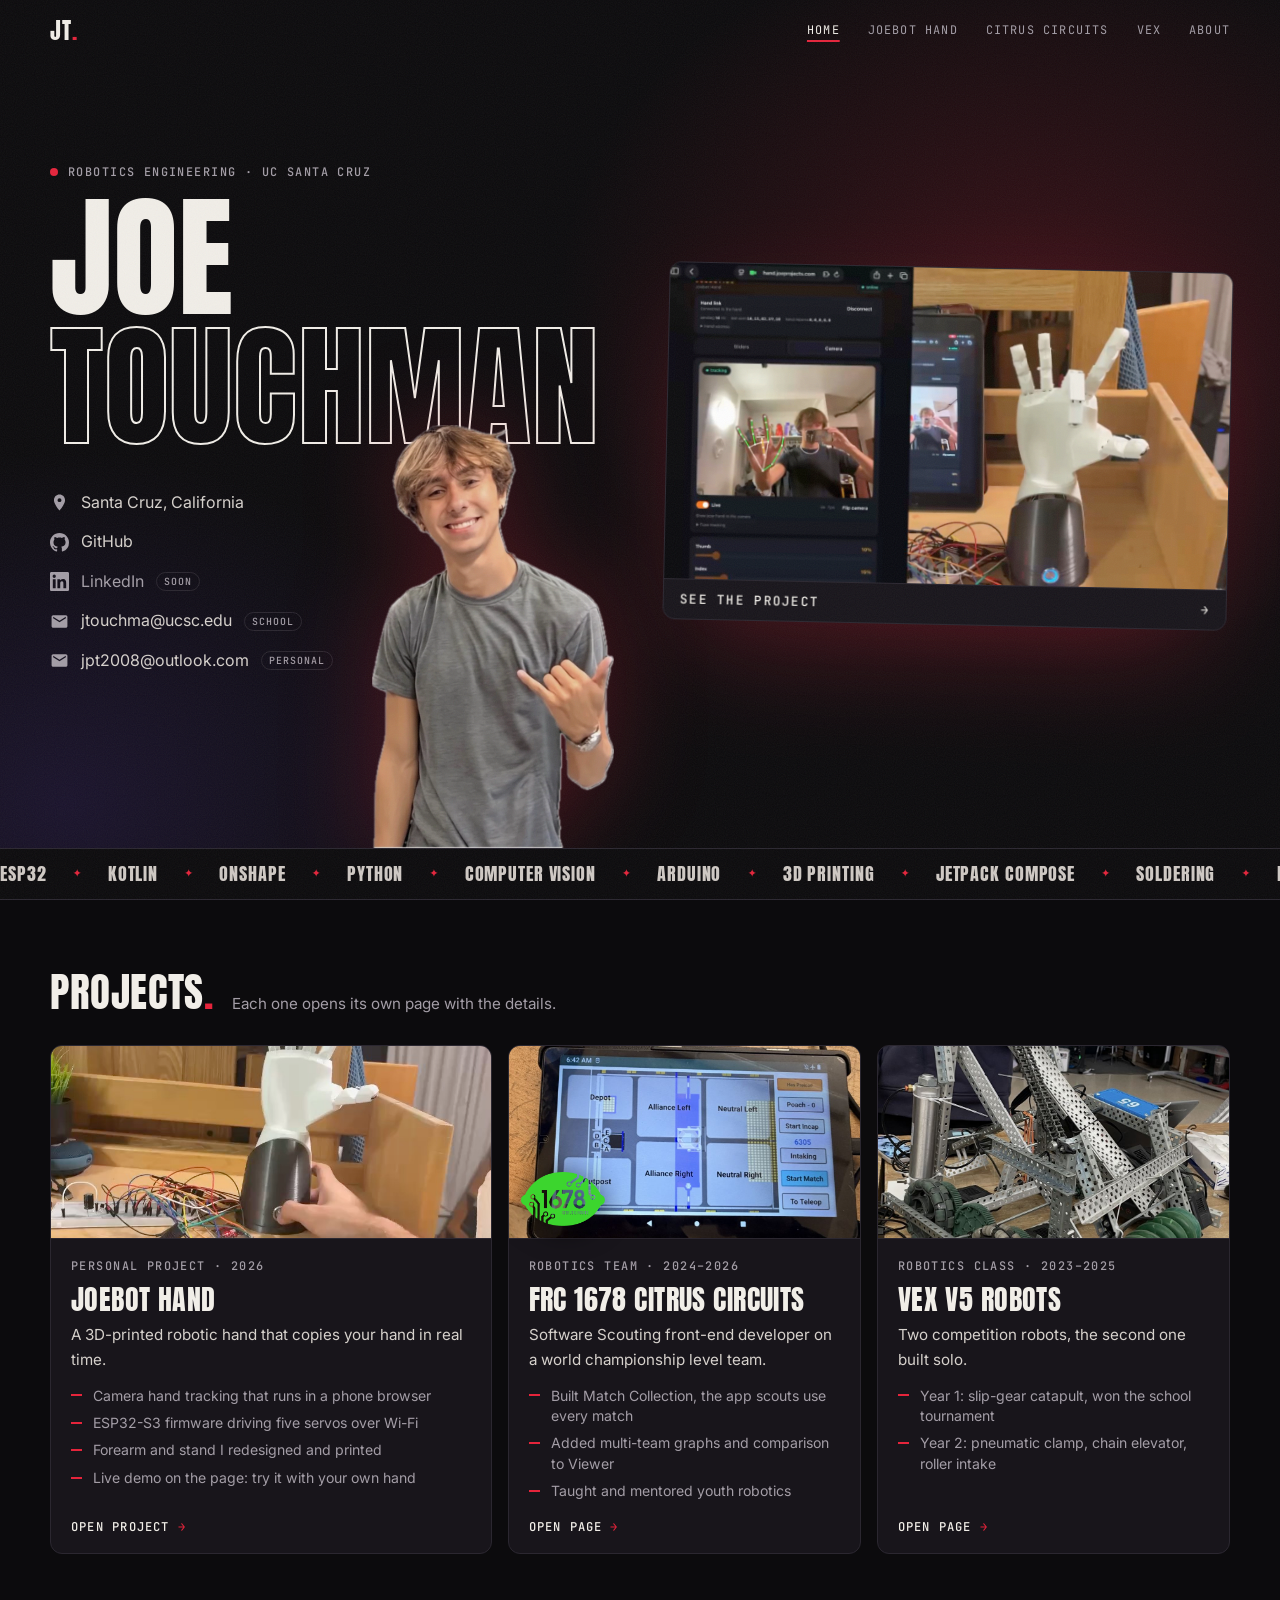
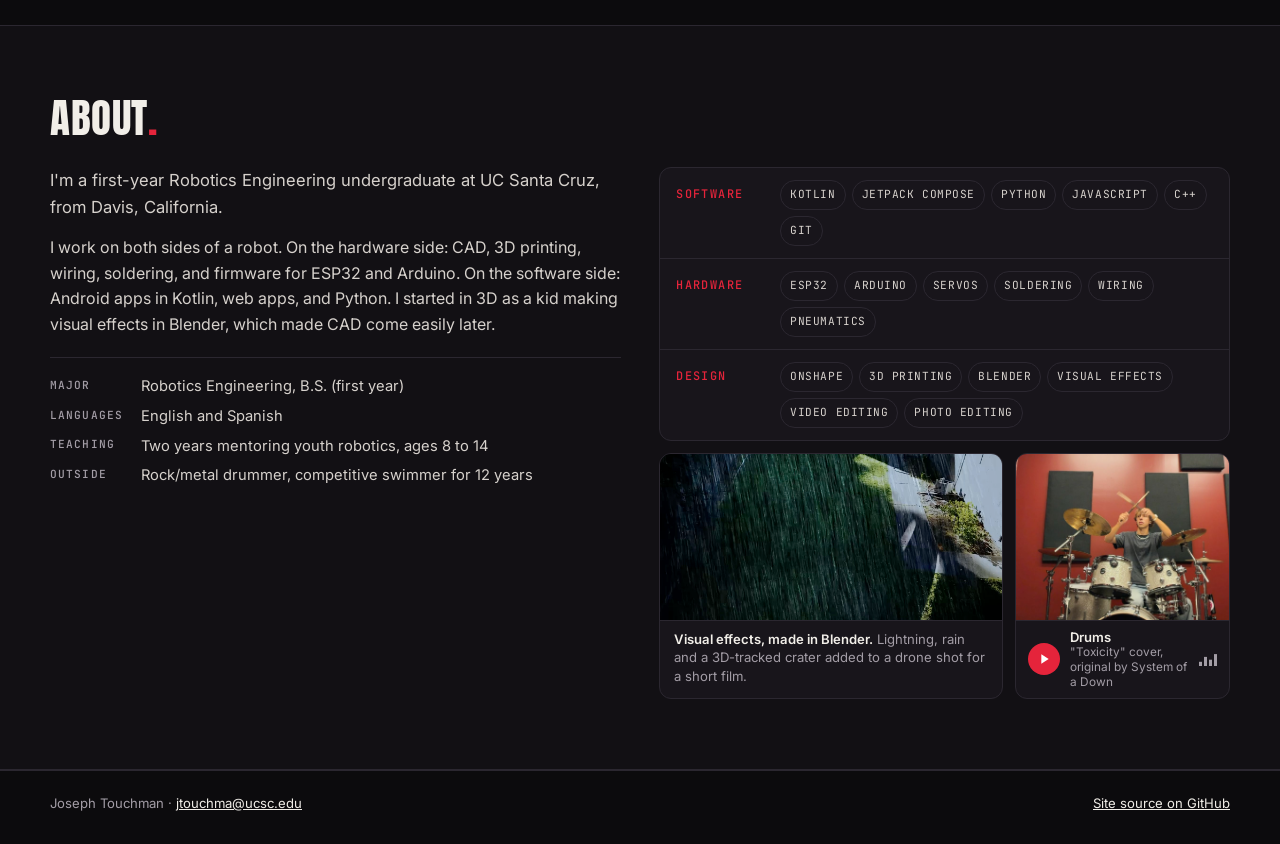
<file: index.html>
<!doctype html>
<html lang="en">
<head>
  <meta charset="utf-8">
  <meta name="viewport" content="width=device-width, initial-scale=1">
  <title>Joe Touchman · Robotics</title>
  <meta name="description" content="Joe Touchman is a Robotics Engineering student at UC Santa Cruz. Projects: a robotic hand that copies yours in real time, scouting software for FRC Team 1678 Citrus Circuits, and VEX V5 robots.">
  <link rel="canonical" href="https://joetouchman.com/">
  <meta property="og:type" content="website">
  <meta property="og:title" content="Joe Touchman · Robotics">
  <meta property="og:description" content="Robotics Engineering at UC Santa Cruz. Robotic hand, FRC 1678 scouting software, VEX V5 robots.">
  <meta property="og:url" content="https://joetouchman.com/">
  <meta property="og:image" content="https://joetouchman.com/assets/img/og.jpg">
  <meta name="twitter:card" content="summary_large_image">
  <meta name="theme-color" content="#0c0b0d">
  <link rel="icon" href="data:image/svg+xml,%3Csvg xmlns='http://www.w3.org/2000/svg' viewBox='0 0 64 64'%3E%3Crect width='64' height='64' rx='12' fill='%230c0b0d'/%3E%3Ctext x='32' y='44' font-family='Impact,Arial Black,sans-serif' font-size='34' text-anchor='middle' fill='%23f1eee8'%3EJT%3C/text%3E%3Crect x='12' y='52' width='40' height='4' fill='%23e5243b'/%3E%3C/svg%3E">
  <link rel="preconnect" href="https://fonts.googleapis.com">
  <link rel="preconnect" href="https://fonts.gstatic.com" crossorigin>
  <link href="https://fonts.googleapis.com/css2?family=Anton&family=Inter:wght@400;500;600&family=JetBrains+Mono:wght@400;500&display=swap" rel="stylesheet">
  <link rel="stylesheet" href="css/style.css">
</head>
<body>
  <a class="skip" href="#projects">Skip to projects</a>

  <header class="nav" id="nav">
    <a class="nav__logo" href="index.html" aria-label="Joe Touchman, home">JT<span>.</span></a>
    <button class="nav__toggle" type="button" aria-expanded="false" aria-controls="navLinks" aria-label="Open menu"><span></span><span></span><span></span></button>
    <nav class="nav__links" id="navLinks" aria-label="Pages">
      <a href="index.html" class="is-active">Home</a>
      <a href="hand.html">Joebot Hand</a>
      <a href="citrus.html">Citrus Circuits</a>
      <a href="vex.html">VEX</a>
      <a href="#about">About</a>
    </nav>
  </header>

  <main id="top">

    <!-- ============ HERO ============ -->
    <section class="hero">
      <div class="hero__glow" aria-hidden="true"></div>
      <div class="wrap hero__grid">
        <div class="hero__text">
          <p class="eyebrow"><span class="dot"></span>Robotics Engineering · UC Santa Cruz</p>
          <h1 class="hero__name">
            <span class="line"><span>Joe</span></span>
            <span class="line line--outline"><span>Touchman</span></span>
          </h1>

          <div class="hero__lower">
            <ul class="contacts" aria-label="Contact">
              <li><span class="c">
                <svg viewBox="0 0 24 24" aria-hidden="true"><path d="M12 2C8.13 2 5 5.13 5 9c0 5.25 7 13 7 13s7-7.75 7-13c0-3.87-3.13-7-7-7zm0 9.5a2.5 2.5 0 0 1 0-5 2.5 2.5 0 0 1 0 5z"/></svg>
                Santa Cruz, California</span></li>
              <li><a class="c" href="https://github.com/JoeTouchman" target="_blank" rel="noopener">
                <svg viewBox="0 0 16 16" aria-hidden="true"><path d="M8 0C3.58 0 0 3.58 0 8c0 3.54 2.29 6.53 5.47 7.59.4.07.55-.17.55-.38 0-.19-.01-.82-.01-1.49-2.01.37-2.53-.49-2.69-.94-.09-.23-.48-.94-.82-1.13-.28-.15-.68-.52-.01-.53.63-.01 1.08.58 1.23.82.72 1.21 1.87.87 2.33.66.07-.52.28-.87.51-1.07-1.78-.2-3.64-.89-3.64-3.95 0-.87.31-1.59.82-2.15-.08-.2-.36-1.02.08-2.12 0 0 .67-.21 2.2.82.64-.18 1.32-.27 2-.27s1.36.09 2 .27c1.53-1.04 2.2-.82 2.2-.82.44 1.1.16 1.92.08 2.12.51.56.82 1.27.82 2.15 0 3.07-1.87 3.75-3.65 3.95.29.25.54.73.54 1.48 0 1.07-.01 1.93-.01 2.2 0 .21.15.46.55.38A8.01 8.01 0 0 0 16 8c0-4.42-3.58-8-8-8z"/></svg>
                GitHub</a></li>
              <!-- TODO(Joe): when the LinkedIn profile exists, turn this <span> into
                   <a class="c" href="https://www.linkedin.com/in/..." target="_blank" rel="noopener"> and delete the <small>. -->
              <li><span class="c c--todo" title="Coming soon">
                <svg viewBox="0 0 24 24" aria-hidden="true"><path d="M20.45 20.45h-3.55v-5.57c0-1.33-.03-3.04-1.85-3.04-1.85 0-2.14 1.45-2.14 2.94v5.67H9.35V9h3.41v1.56h.05c.48-.9 1.64-1.85 3.37-1.85 3.6 0 4.27 2.37 4.27 5.46v6.28zM5.34 7.43a2.06 2.06 0 1 1 0-4.13 2.06 2.06 0 0 1 0 4.13zm1.78 13.02H3.56V9h3.56v11.45zM22.22 0H1.77C.79 0 0 .77 0 1.73v20.54C0 23.23.79 24 1.77 24h20.45c.98 0 1.78-.77 1.78-1.73V1.73C24 .77 23.2 0 22.22 0z"/></svg>
                LinkedIn <small>soon</small></span></li>
              <li><a class="c" href="mailto:jtouchma@ucsc.edu">
                <svg viewBox="0 0 24 24" aria-hidden="true"><path d="M20 4H4c-1.1 0-2 .9-2 2v12c0 1.1.9 2 2 2h16c1.1 0 2-.9 2-2V6c0-1.1-.9-2-2-2zm0 4-8 5-8-5V6l8 5 8-5v2z"/></svg>
                jtouchma@ucsc.edu <small>school</small></a></li>
              <li><a class="c" href="mailto:jpt2008@outlook.com">
                <svg viewBox="0 0 24 24" aria-hidden="true"><path d="M20 4H4c-1.1 0-2 .9-2 2v12c0 1.1.9 2 2 2h16c1.1 0 2-.9 2-2V6c0-1.1-.9-2-2-2zm0 4-8 5-8-5V6l8 5 8-5v2z"/></svg>
                jpt2008@outlook.com <small>personal</small></a></li>
            </ul>
            <figure class="hero__portrait">
              <img src="assets/img/portrait-cutout.webp" width="574" height="1000" alt="Joe Touchman, smiling.">
            </figure>
          </div>
        </div>

        <figure class="hero__media frame">
          <video class="loop" autoplay muted loop playsinline preload="auto" poster="assets/video/hand-hero.jpg"
                 aria-label="Left: a phone app tracking my hand through its camera. Right: the robotic hand copying the same pose.">
            <source src="assets/video/hand-hero.mp4" type="video/mp4">
          </video>
          <figcaption><a href="hand.html">See the project <span aria-hidden="true">→</span></a></figcaption>
        </figure>
      </div>

      <div class="ticker" aria-hidden="true">
        <div class="ticker__track">
          <span>ESP32</span><i>✦</i><span>Kotlin</span><i>✦</i><span>Onshape</span><i>✦</i><span>Python</span><i>✦</i><span>Computer vision</span><i>✦</i><span>Arduino</span><i>✦</i><span>3D printing</span><i>✦</i><span>Jetpack Compose</span><i>✦</i><span>Soldering</span><i>✦</i><span>Blender</span><i>✦</i><span>Teaching</span><i>✦</i><span>Drums</span><i>✦</i><span>Swim</span><i>✦</i>
          <span>ESP32</span><i>✦</i><span>Kotlin</span><i>✦</i><span>Onshape</span><i>✦</i><span>Python</span><i>✦</i><span>Computer vision</span><i>✦</i><span>Arduino</span><i>✦</i><span>3D printing</span><i>✦</i><span>Jetpack Compose</span><i>✦</i><span>Soldering</span><i>✦</i><span>Blender</span><i>✦</i><span>Teaching</span><i>✦</i><span>Drums</span><i>✦</i><span>Swim</span><i>✦</i>
        </div>
      </div>
    </section>

    <!-- ============ PROJECTS ============ -->
    <section class="section" id="projects">
      <div class="wrap">
        <header class="section__head reveal">
          <h2>Projects</h2>
          <p>Each one opens its own page with the details.</p>
        </header>

        <div class="projects reveal">
          <a class="pcard" href="hand.html">
            <div class="pcard__media">
              <video class="loop" muted loop playsinline preload="none" poster="assets/video/hand-startup.jpg" aria-label="The robotic hand playing its startup wave.">
                <source src="assets/video/hand-startup.mp4" type="video/mp4">
              </video>
            </div>
            <div class="pcard__body">
              <span class="tag">Personal project · 2026</span>
              <h3>Joebot Hand</h3>
              <p>A 3D-printed robotic hand that copies your hand in real time.</p>
              <ul class="ticks">
                <li>Camera hand tracking that runs in a phone browser</li>
                <li>ESP32-S3 firmware driving five servos over Wi-Fi</li>
                <li>Forearm and stand I redesigned and printed</li>
                <li>Live demo on the page: try it with your own hand</li>
              </ul>
              <span class="more">Open project</span>
            </div>
          </a>

          <a class="pcard" href="citrus.html">
            <div class="pcard__media">
              <img src="assets/img/mc-tablet.jpg" loading="lazy" width="1141" height="779" alt="A tablet running the Match Collection app I built.">
              <img class="pcard__logo" src="assets/img/citrus-logo.png" width="313" height="199" alt="Citrus Circuits 1678 logo">
            </div>
            <div class="pcard__body">
              <span class="tag">Robotics team · 2024–2026</span>
              <h3>FRC 1678 Citrus Circuits</h3>
              <p>Software Scouting front-end developer on a world championship level team.</p>
              <ul class="ticks">
                <li>Built Match Collection, the app scouts use every match</li>
                <li>Added multi-team graphs and comparison to Viewer</li>
                <li>Taught and mentored youth robotics</li>
              </ul>
              <span class="more">Open page</span>
            </div>
          </a>

          <a class="pcard" href="vex.html">
            <div class="pcard__media">
              <img src="assets/img/vex-y2.jpg" loading="lazy" width="1000" height="1204" alt="A VEX V5 robot with a chain elevator and a pneumatic cylinder.">
            </div>
            <div class="pcard__body">
              <span class="tag">Robotics class · 2023–2025</span>
              <h3>VEX V5 robots</h3>
              <p>Two competition robots, the second one built solo.</p>
              <ul class="ticks">
                <li>Year 1: slip-gear catapult, won the school tournament</li>
                <li>Year 2: pneumatic clamp, chain elevator, roller intake</li>
              </ul>
              <span class="more">Open page</span>
            </div>
          </a>
        </div>
      </div>
    </section>

    <!-- ============ ABOUT ============ -->
    <section class="section section--alt" id="about">
      <div class="wrap">
        <header class="section__head reveal">
          <h2>About</h2>
        </header>

        <div class="about reveal">
          <div class="about__text">
            <p class="lead">I'm a first-year Robotics Engineering undergraduate at UC Santa Cruz, from Davis, California.</p>
            <p>I work on both sides of a robot. On the hardware side: CAD, 3D printing, wiring, soldering, and firmware for ESP32 and Arduino. On the software side: Android apps in Kotlin, web apps, and Python. I started in 3D as a kid making visual effects in Blender, which made CAD come easily later.</p>
            <dl class="facts">
              <dt>Major</dt><dd>Robotics Engineering, B.S. (first year)</dd>
              <dt>Languages</dt><dd>English and Spanish</dd>
              <dt>Teaching</dt><dd>Two years mentoring youth robotics, ages 8 to 14</dd>
              <dt>Outside</dt><dd>Rock/metal drummer, competitive swimmer for 12 years</dd>
            </dl>
          </div>

          <div>
            <div class="toolbox">
              <div><h4>Software</h4><ul class="chips"><li>Kotlin</li><li>Jetpack Compose</li><li>Python</li><li>JavaScript</li><li>C++</li><li>Git</li></ul></div>
              <div><h4>Hardware</h4><ul class="chips"><li>ESP32</li><li>Arduino</li><li>Servos</li><li>Soldering</li><li>Wiring</li><li>Pneumatics</li></ul></div>
              <div><h4>Design</h4><ul class="chips"><li>Onshape</li><li>3D printing</li><li>Blender</li><li>Visual effects</li><li>Video editing</li><li>Photo editing</li></ul></div>
            </div>
            <div class="offclock">
              <figure class="frame">
                <video class="loop" muted loop playsinline preload="none" poster="assets/video/vfx-lightning.jpg" aria-label="A drone shot of me being struck by computer-generated lightning in the rain.">
                  <source src="assets/video/vfx-lightning.mp4" type="video/mp4">
                </video>
                <figcaption><b>Visual effects, made in Blender.</b> Lightning, rain and a 3D-tracked crater added to a drone shot for a short film.</figcaption>
              </figure>
              <figure class="frame offclock__drums">
                <img src="assets/img/drums.jpg" loading="lazy" width="900" height="1125" alt="Joe playing a drum kit.">
                <figcaption class="player">
                  <button class="player__btn" type="button" data-audio="assets/audio/toxicity-drums.m4a" aria-label="Play drum clip">
                    <svg class="i-play" viewBox="0 0 24 24" aria-hidden="true"><path d="M8 5v14l11-7z"/></svg>
                    <svg class="i-pause" viewBox="0 0 24 24" aria-hidden="true"><path d="M6 5h4v14H6zm8 0h4v14h-4z"/></svg>
                  </button>
                  <span class="player__label"><b>Drums</b><small>"Toxicity" cover, original by System of a Down</small></span>
                  <span class="eq" aria-hidden="true"><i></i><i></i><i></i><i></i></span>
                </figcaption>
              </figure>
            </div>
          </div>
        </div>
      </div>
    </section>
  </main>

  <footer class="footer">
    <div class="wrap">
      <p>Joseph Touchman · <a href="mailto:jtouchma@ucsc.edu">jtouchma@ucsc.edu</a></p>
      <p><a href="https://github.com/JoeTouchman/joetouchman.com" target="_blank" rel="noopener">Site source on GitHub</a></p>
    </div>
  </footer>

  <script src="js/main.js" defer></script>
</body>
</html>
</file>
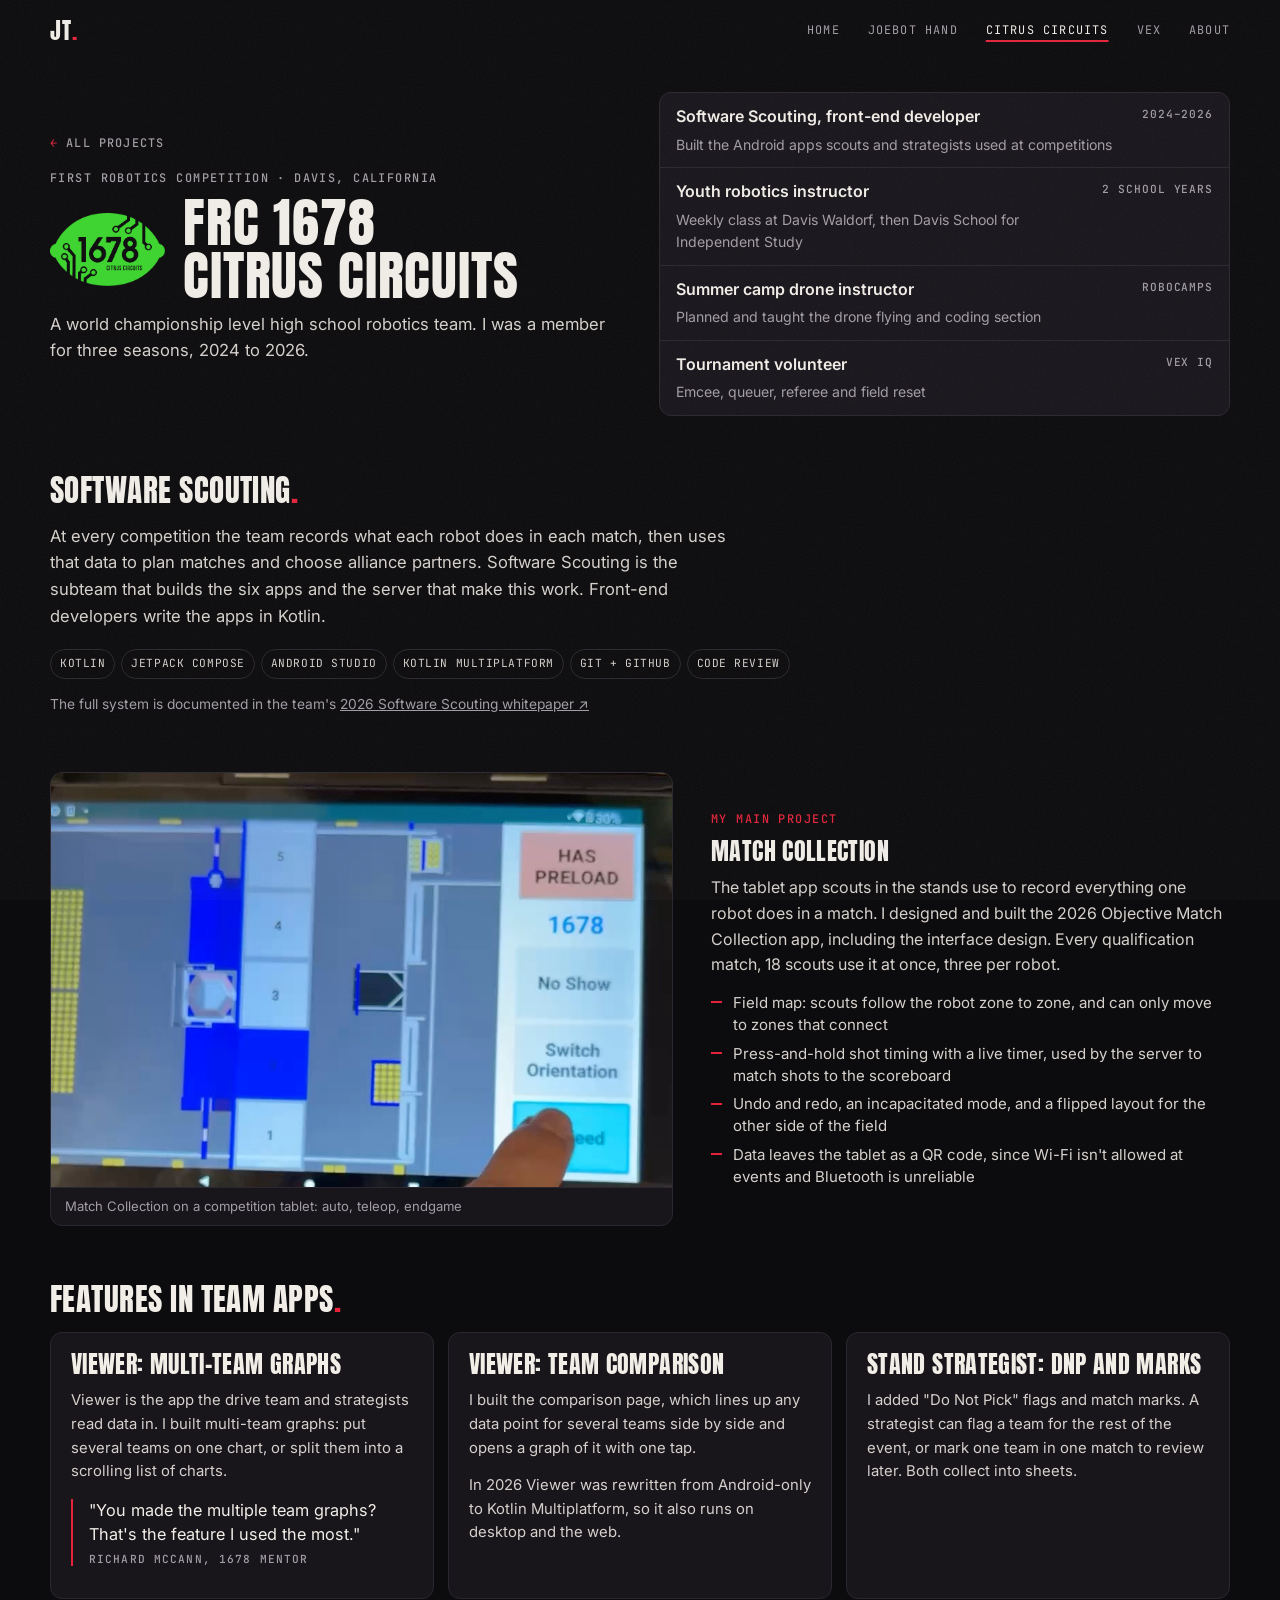
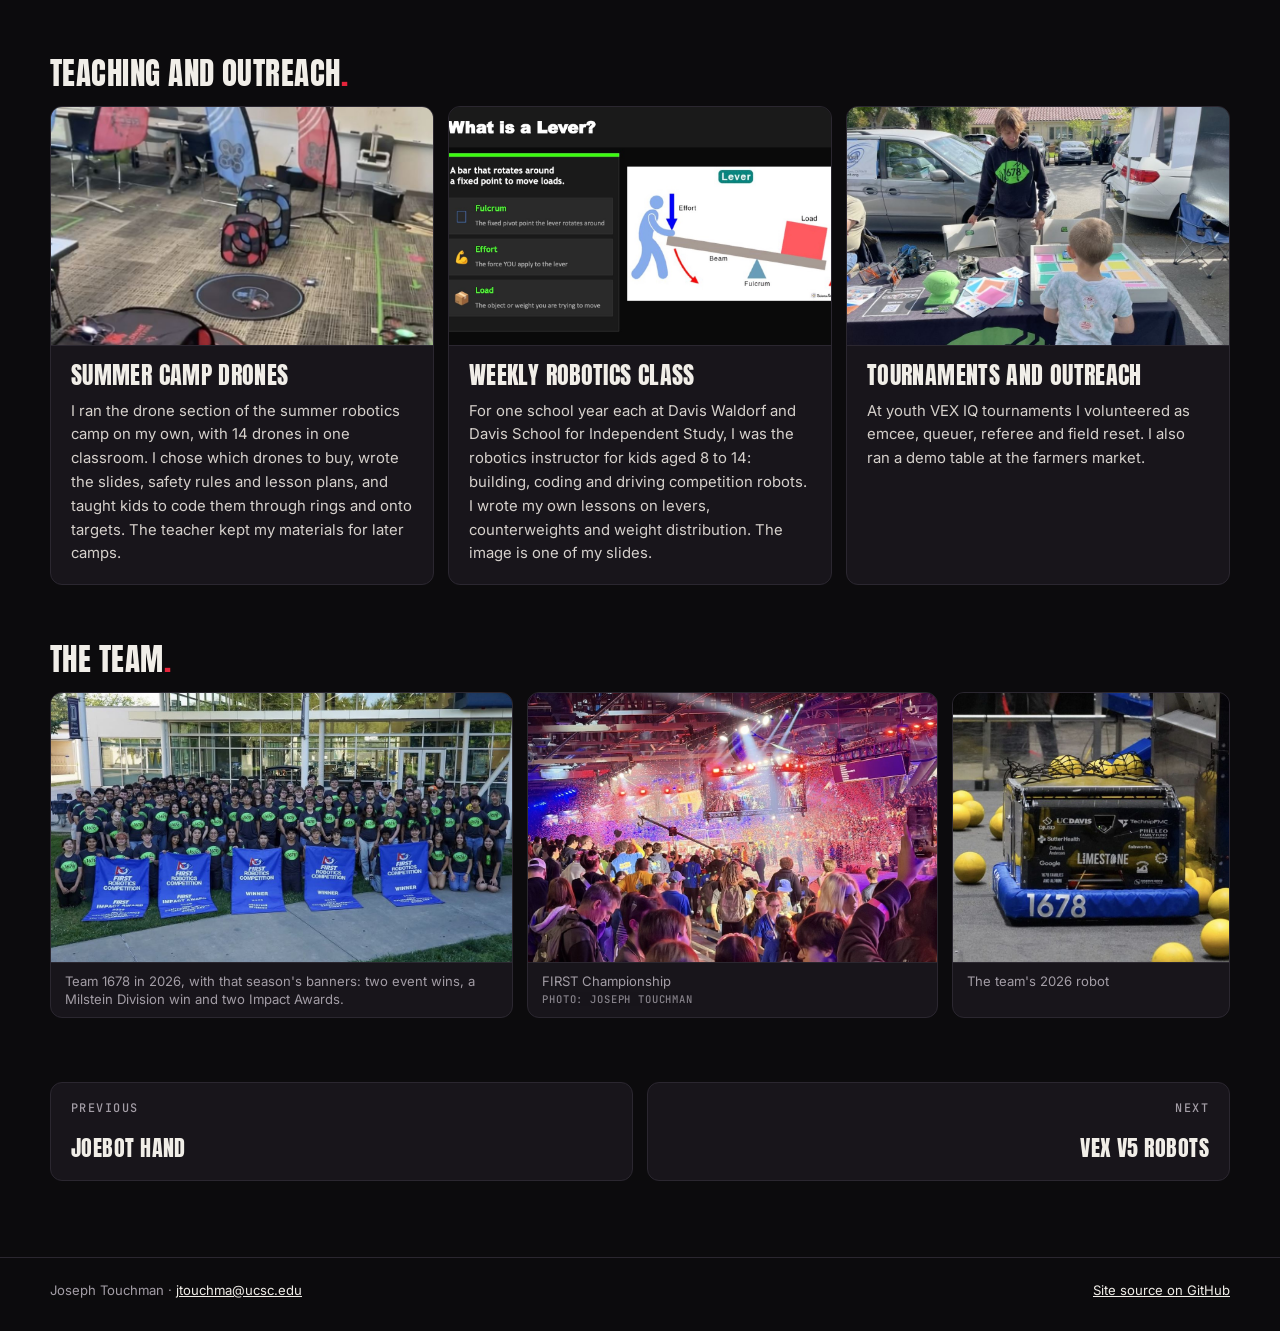
<file: citrus.html>
<!doctype html>
<html lang="en">
<head>
  <meta charset="utf-8">
  <meta name="viewport" content="width=device-width, initial-scale=1">
  <title>FRC 1678 Citrus Circuits · Joe Touchman</title>
  <meta name="description" content="My three seasons on FRC Team 1678 Citrus Circuits: Software Scouting front-end developer, youth robotics instructor and tournament volunteer.">
  <link rel="canonical" href="https://joetouchman.com/citrus.html">
  <meta property="og:type" content="website">
  <meta property="og:title" content="FRC 1678 Citrus Circuits · Joe Touchman">
  <meta property="og:description" content="My three seasons on FRC Team 1678 Citrus Circuits: Software Scouting front-end developer, youth robotics instructor and tournament volunteer.">
  <meta property="og:url" content="https://joetouchman.com/citrus.html">
  <meta property="og:image" content="https://joetouchman.com/assets/img/og.jpg">
  <meta name="twitter:card" content="summary_large_image">
  <meta name="theme-color" content="#0c0b0d">
  <link rel="icon" href="data:image/svg+xml,%3Csvg xmlns='http://www.w3.org/2000/svg' viewBox='0 0 64 64'%3E%3Crect width='64' height='64' rx='12' fill='%230c0b0d'/%3E%3Ctext x='32' y='44' font-family='Impact,Arial Black,sans-serif' font-size='34' text-anchor='middle' fill='%23f1eee8'%3EJT%3C/text%3E%3Crect x='12' y='52' width='40' height='4' fill='%23e5243b'/%3E%3C/svg%3E">
  <link rel="preconnect" href="https://fonts.googleapis.com">
  <link rel="preconnect" href="https://fonts.gstatic.com" crossorigin>
  <link href="https://fonts.googleapis.com/css2?family=Anton&family=Inter:wght@400;500;600&family=JetBrains+Mono:wght@400;500&display=swap" rel="stylesheet">
  <link rel="stylesheet" href="css/style.css">
</head>
<body>
  <a class="skip" href="#main">Skip to content</a>

  <header class="nav" id="nav">
    <a class="nav__logo" href="index.html" aria-label="Joe Touchman, home">JT<span>.</span></a>
    <button class="nav__toggle" type="button" aria-expanded="false" aria-controls="navLinks" aria-label="Open menu"><span></span><span></span><span></span></button>
    <nav class="nav__links" id="navLinks" aria-label="Pages">
      <a href="index.html">Home</a>
      <a href="hand.html">Joebot Hand</a>
      <a href="citrus.html" class="is-active">Citrus Circuits</a>
      <a href="vex.html">VEX</a>
      <a href="index.html#about">About</a>
    </nav>
  </header>

  <main class="page" id="main">
    <div class="wrap">

      <header class="page__head">
        <div>
          <a class="back" href="index.html#projects">All projects</a>
          <span class="tag">FIRST Robotics Competition · Davis, California</span>
          <div class="titlerow">
            <img src="assets/img/citrus-logo.png" width="313" height="199" alt="Citrus Circuits 1678 logo">
            <h1>FRC 1678 Citrus Circuits</h1>
          </div>
          <p class="lead">A world championship level high school robotics team. I was a member for three seasons, 2024 to 2026.</p>
        </div>
        <ul class="roles" aria-label="My roles">
          <li><b>Software Scouting, front-end developer</b><em>2024–2026</em><span>Built the Android apps scouts and strategists used at competitions</span></li>
          <li><b>Youth robotics instructor</b><em>2 school years</em><span>Weekly class at Davis Waldorf, then Davis School for Independent Study</span></li>
          <li><b>Summer camp drone instructor</b><em>Robocamps</em><span>Planned and taught the drone flying and coding section</span></li>
          <li><b>Tournament volunteer</b><em>VEX IQ</em><span>Emcee, queuer, referee and field reset</span></li>
        </ul>
      </header>

      <section class="block reveal">
        <h2>Software Scouting</h2>
        <p class="lead">At every competition the team records what each robot does in each match, then uses that data to plan matches and choose alliance partners. Software Scouting is the subteam that builds the six apps and the server that make this work. Front-end developers write the apps in Kotlin.</p>
        <ul class="chips"><li>Kotlin</li><li>Jetpack Compose</li><li>Android Studio</li><li>Kotlin Multiplatform</li><li>Git + GitHub</li><li>Code review</li></ul>
        <p class="small" style="margin-top:1em">The full system is documented in the team's <a href="https://drive.google.com/file/d/1hhZVOEdRNCF3oYh1uQEQY3pWei5Criop/view" target="_blank" rel="noopener">2026 Software Scouting whitepaper ↗</a></p>
      </section>

      <section class="block reveal">
        <div class="split split--wide">
          <figure class="frame">
            <video class="loop" muted loop playsinline preload="none" poster="assets/video/match-collection.jpg" aria-label="Using the Match Collection app on a tablet: tapping field zones in auto, holding the shoot button in teleop, then the endgame screen.">
              <source src="assets/video/match-collection.mp4" type="video/mp4">
            </video>
            <figcaption>Match Collection on a competition tablet: auto, teleop, endgame</figcaption>
          </figure>
          <div>
            <span class="tag tag--hot">My main project</span>
            <h3>Match Collection</h3>
            <p>The tablet app scouts in the stands use to record everything one robot does in a match. I designed and built the 2026 Objective Match Collection app, including the interface design. Every qualification match, 18 scouts use it at once, three per robot.</p>
            <ul class="ticks">
              <li>Field map: scouts follow the robot zone to zone, and can only move to zones that connect</li>
              <li>Press-and-hold shot timing with a live timer, used by the server to match shots to the scoreboard</li>
              <li>Undo and redo, an incapacitated mode, and a flipped layout for the other side of the field</li>
              <li>Data leaves the tablet as a QR code, since Wi-Fi isn't allowed at events and Bluetooth is unreliable</li>
            </ul>
          </div>
        </div>
      </section>

      <section class="block reveal">
        <h2>Features in team apps</h2>
        <div class="cards">
          <article class="card">
            <h3>Viewer: multi-team graphs</h3>
            <p>Viewer is the app the drive team and strategists read data in. I built multi-team graphs: put several teams on one chart, or split them into a scrolling list of charts.</p>
            <blockquote>"You made the multiple team graphs? That's the feature I used the most."<cite>Richard McCann, 1678 mentor</cite></blockquote>
          </article>
          <article class="card">
            <h3>Viewer: team comparison</h3>
            <p>I built the comparison page, which lines up any data point for several teams side by side and opens a graph of it with one tap.</p>
            <p class="small">In 2026 Viewer was rewritten from Android-only to Kotlin Multiplatform, so it also runs on desktop and the web.</p>
          </article>
          <article class="card">
            <h3>Stand Strategist: DNP and marks</h3>
            <p>I added "Do Not Pick" flags and match marks. A strategist can flag a team for the rest of the event, or mark one team in one match to review later. Both collect into sheets.</p>
          </article>
        </div>
      </section>

      <section class="block reveal">
        <h2>Teaching and outreach</h2>
        <div class="cards">
          <article class="card card--img">
            <img src="assets/img/drone-course.jpg" loading="lazy" width="800" height="1070" alt="A classroom drone course with arches, hoops and landing pads.">
            <h3>Summer camp drones</h3>
            <p>I ran the drone section of the summer robotics camp on my own, with 14 drones in one classroom. I chose which drones to buy, wrote the slides, safety rules and lesson plans, and taught kids to code them through rings and onto targets. The teacher kept my materials for later camps.</p>
          </article>
          <article class="card card--img">
            <img src="assets/img/slide-levers.jpg" loading="lazy" width="1200" height="675" alt="My slide titled What is a Lever?, explaining the fulcrum, effort and load.">
            <h3>Weekly robotics class</h3>
            <p>For one school year each at Davis Waldorf and Davis School for Independent Study, I was the robotics instructor for kids aged 8 to 14: building, coding and driving competition robots. I wrote my own lessons on levers, counterweights and weight distribution. The image is one of my slides.</p>
          </article>
          <article class="card card--img">
            <img src="assets/img/outreach-market.jpg" loading="lazy" width="1000" height="741" alt="Me running a Citrus Circuits robotics table at a farmers market.">
            <h3>Tournaments and outreach</h3>
            <p>At youth VEX IQ tournaments I volunteered as emcee, queuer, referee and field reset. I also ran a demo table at the farmers market.</p>
          </article>
        </div>
      </section>

      <section class="block reveal">
        <h2>The team</h2>
        <div class="gallery">
          <figure class="frame">
            <img src="assets/img/team-2026.jpg" loading="lazy" width="1200" height="792" alt="The 2026 Citrus Circuits team posing with five blue FIRST Robotics Competition banners.">
            <figcaption>Team 1678 in 2026, with that season's banners: two event wins, a Milstein Division win and two Impact Awards.</figcaption>
          </figure>
          <figure class="frame">
            <img src="assets/img/worlds.jpg" loading="lazy" width="1200" height="897" alt="Confetti falling over the crowd at the FIRST Championship.">
            <figcaption>FIRST Championship <span class="credit-line">Photo: Joseph Touchman</span></figcaption>
          </figure>
          <figure class="frame">
            <img src="assets/img/robot-2026.jpg" loading="lazy" width="900" height="898" alt="The 2026 Citrus Circuits robot on the field, surrounded by yellow game pieces.">
            <figcaption>The team's 2026 robot</figcaption>
          </figure>
        </div>
      </section>

      <nav class="nextup" aria-label="Other projects">
        <a href="hand.html"><span class="tag">Previous</span><b>Joebot Hand</b></a>
        <a href="vex.html"><span class="tag">Next</span><b>VEX V5 robots</b></a>
      </nav>
    </div>
  </main>

  <footer class="footer">
    <div class="wrap">
      <p>Joseph Touchman · <a href="mailto:jtouchma@ucsc.edu">jtouchma@ucsc.edu</a></p>
      <p><a href="https://github.com/JoeTouchman/joetouchman.com" target="_blank" rel="noopener">Site source on GitHub</a></p>
    </div>
  </footer>

  <script src="js/main.js" defer></script>
</body>
</html>
</file>
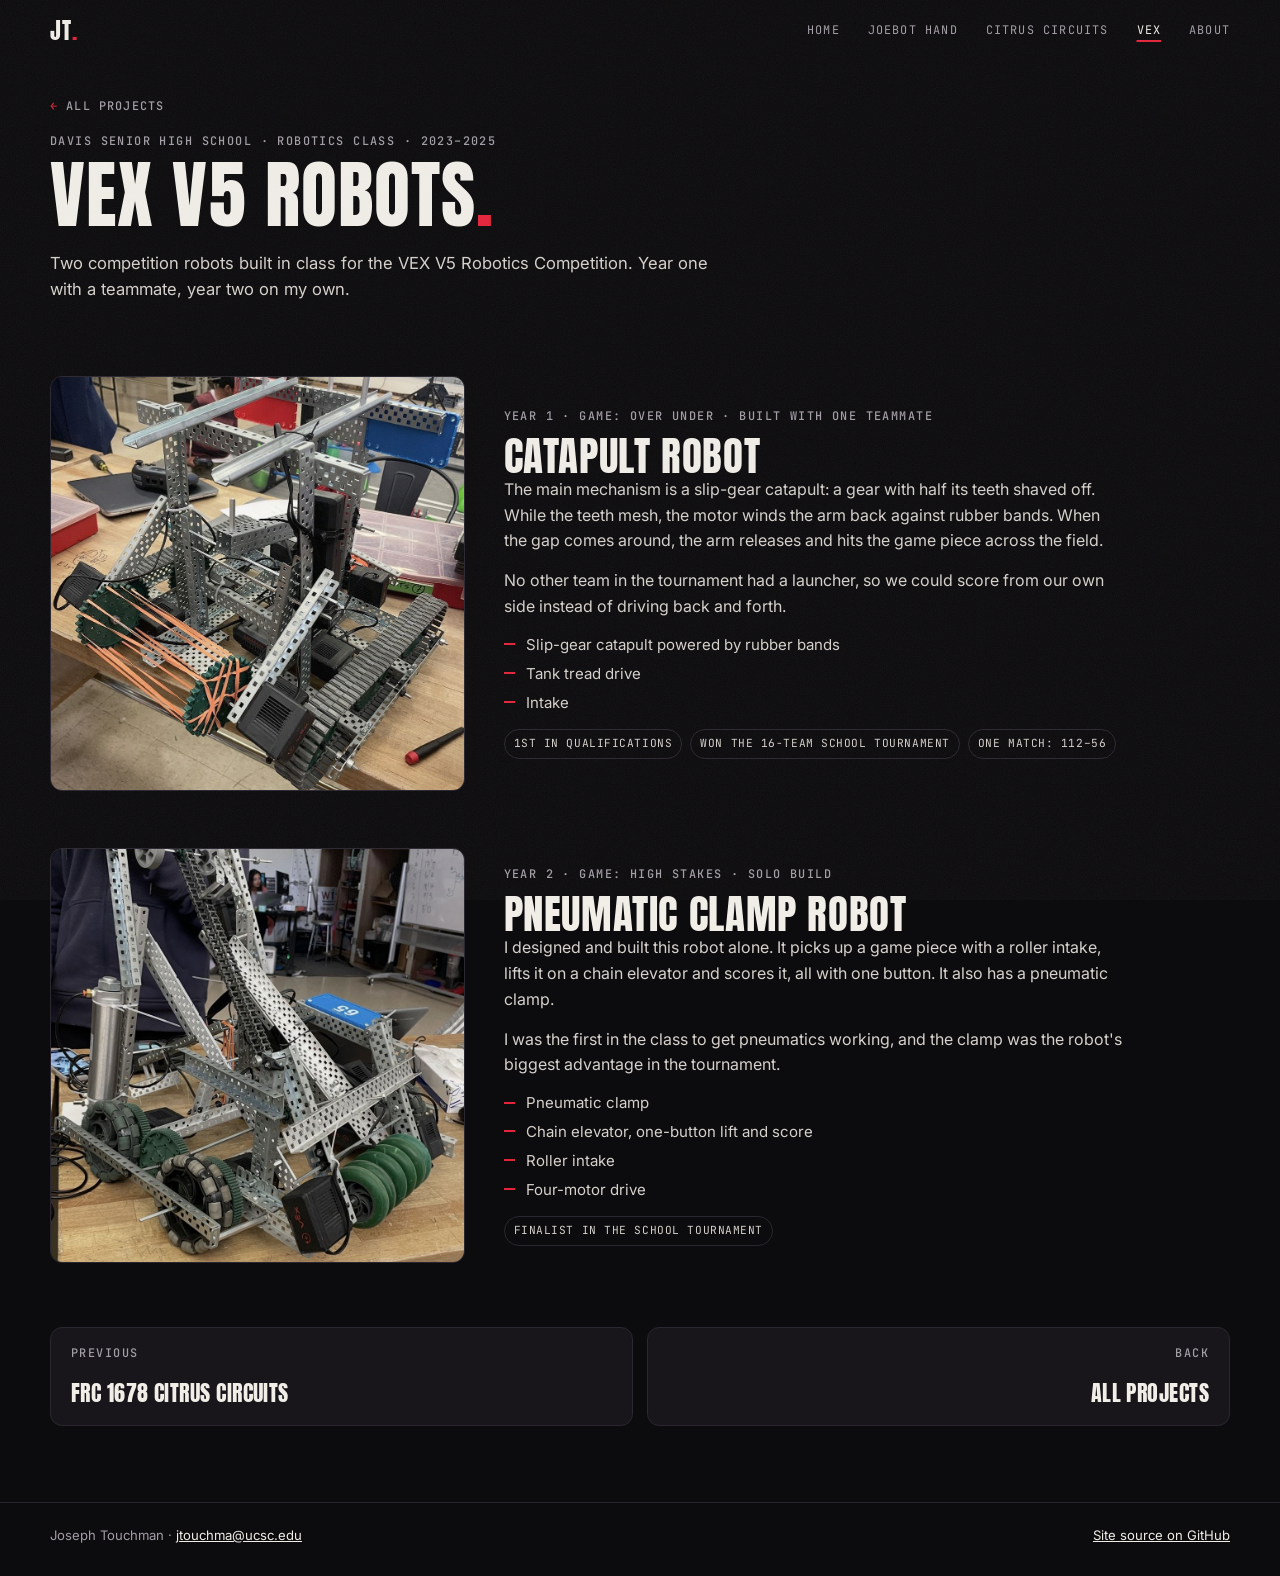
<file: vex.html>
<!doctype html>
<html lang="en">
<head>
  <meta charset="utf-8">
  <meta name="viewport" content="width=device-width, initial-scale=1">
  <title>VEX V5 robots · Joe Touchman</title>
  <meta name="description" content="Two VEX V5 competition robots I built in robotics class: a slip-gear catapult robot and a solo build with pneumatics.">
  <link rel="canonical" href="https://joetouchman.com/vex.html">
  <meta property="og:type" content="website">
  <meta property="og:title" content="VEX V5 robots · Joe Touchman">
  <meta property="og:description" content="Two VEX V5 competition robots I built in robotics class: a slip-gear catapult robot and a solo build with pneumatics.">
  <meta property="og:url" content="https://joetouchman.com/vex.html">
  <meta property="og:image" content="https://joetouchman.com/assets/img/og.jpg">
  <meta name="twitter:card" content="summary_large_image">
  <meta name="theme-color" content="#0c0b0d">
  <link rel="icon" href="data:image/svg+xml,%3Csvg xmlns='http://www.w3.org/2000/svg' viewBox='0 0 64 64'%3E%3Crect width='64' height='64' rx='12' fill='%230c0b0d'/%3E%3Ctext x='32' y='44' font-family='Impact,Arial Black,sans-serif' font-size='34' text-anchor='middle' fill='%23f1eee8'%3EJT%3C/text%3E%3Crect x='12' y='52' width='40' height='4' fill='%23e5243b'/%3E%3C/svg%3E">
  <link rel="preconnect" href="https://fonts.googleapis.com">
  <link rel="preconnect" href="https://fonts.gstatic.com" crossorigin>
  <link href="https://fonts.googleapis.com/css2?family=Anton&family=Inter:wght@400;500;600&family=JetBrains+Mono:wght@400;500&display=swap" rel="stylesheet">
  <link rel="stylesheet" href="css/style.css">
</head>
<body>
  <a class="skip" href="#main">Skip to content</a>

  <header class="nav" id="nav">
    <a class="nav__logo" href="index.html" aria-label="Joe Touchman, home">JT<span>.</span></a>
    <button class="nav__toggle" type="button" aria-expanded="false" aria-controls="navLinks" aria-label="Open menu"><span></span><span></span><span></span></button>
    <nav class="nav__links" id="navLinks" aria-label="Pages">
      <a href="index.html">Home</a>
      <a href="hand.html">Joebot Hand</a>
      <a href="citrus.html">Citrus Circuits</a>
      <a href="vex.html" class="is-active">VEX</a>
      <a href="index.html#about">About</a>
    </nav>
  </header>

  <main class="page" id="main">
    <div class="wrap">

      <header class="page__head page__head--solo">
        <div>
          <a class="back" href="index.html#projects">All projects</a>
          <span class="tag">Davis Senior High School · Robotics class · 2023–2025</span>
          <h1>VEX V5 robots<span>.</span></h1>
          <p class="lead">Two competition robots built in class for the VEX V5 Robotics Competition. Year one with a teammate, year two on my own.</p>
        </div>
      </header>

      <section class="block reveal">
        <div class="robot">
          <figure class="frame"><img src="assets/img/vex-y1.jpg" loading="lazy" width="1000" height="1121" alt="A VEX robot with tank treads and a rubber-band catapult."></figure>
          <div>
            <span class="tag">Year 1 · Game: Over Under · Built with one teammate</span>
            <h2>Catapult robot</h2>
            <p>The main mechanism is a slip-gear catapult: a gear with half its teeth shaved off. While the teeth mesh, the motor winds the arm back against rubber bands. When the gap comes around, the arm releases and hits the game piece across the field.</p>
            <p>No other team in the tournament had a launcher, so we could score from our own side instead of driving back and forth.</p>
            <ul class="ticks">
              <li>Slip-gear catapult powered by rubber bands</li>
              <li>Tank tread drive</li>
              <li>Intake</li>
            </ul>
            <ul class="chips results"><li>1st in qualifications</li><li>Won the 16-team school tournament</li><li>One match: 112–56</li></ul>
          </div>
        </div>
      </section>

      <section class="block reveal">
        <div class="robot">
          <figure class="frame"><img src="assets/img/vex-y2.jpg" loading="lazy" width="1000" height="1204" alt="A VEX robot with a chain elevator, a roller intake and a pneumatic cylinder."></figure>
          <div>
            <span class="tag">Year 2 · Game: High Stakes · Solo build</span>
            <h2>Pneumatic clamp robot</h2>
            <p>I designed and built this robot alone. It picks up a game piece with a roller intake, lifts it on a chain elevator and scores it, all with one button. It also has a pneumatic clamp.</p>
            <p>I was the first in the class to get pneumatics working, and the clamp was the robot's biggest advantage in the tournament.</p>
            <ul class="ticks">
              <li>Pneumatic clamp</li>
              <li>Chain elevator, one-button lift and score</li>
              <li>Roller intake</li>
              <li>Four-motor drive</li>
            </ul>
            <ul class="chips results"><li>Finalist in the school tournament</li></ul>
          </div>
        </div>
      </section>

      <nav class="nextup" aria-label="Other projects">
        <a href="citrus.html"><span class="tag">Previous</span><b>FRC 1678 Citrus Circuits</b></a>
        <a href="index.html#projects"><span class="tag">Back</span><b>All projects</b></a>
      </nav>
    </div>
  </main>

  <footer class="footer">
    <div class="wrap">
      <p>Joseph Touchman · <a href="mailto:jtouchma@ucsc.edu">jtouchma@ucsc.edu</a></p>
      <p><a href="https://github.com/JoeTouchman/joetouchman.com" target="_blank" rel="noopener">Site source on GitHub</a></p>
    </div>
  </footer>

  <script src="js/main.js" defer></script>
</body>
</html>
</file>
<file: css/style.css>
/* joetouchman.com
   Palette: near-black, bone white, one crimson accent, a little violet in the glows.
   Type: Anton (display), Inter (body), JetBrains Mono (labels). */

:root {
  --bg: #0c0b0d;
  --bg-alt: #121014;
  --surface: #18151b;
  --line: #2b2730;
  --text: #f1eee8;
  --soft: #d6d1cc;
  --muted: #a39da6;
  --accent: #e5243b;
  --accent-soft: rgba(229, 36, 59, .13);
  --violet: #7a4bff;
  --radius: 12px;
  --wrap: 1180px;
  --gap: clamp(20px, 3vw, 40px);
  --display: "Anton", "Impact", "Arial Narrow Bold", sans-serif;
  --body: "Inter", system-ui, -apple-system, "Segoe UI", sans-serif;
  --mono: "JetBrains Mono", ui-monospace, "SF Mono", Menlo, monospace;
}

*, *::before, *::after { box-sizing: border-box; }
html { scroll-behavior: smooth; scroll-padding-top: 76px; -webkit-text-size-adjust: 100%; }
body {
  margin: 0;
  background: var(--bg);
  color: var(--text);
  font-family: var(--body);
  font-size: 16px;
  line-height: 1.6;
  -webkit-font-smoothing: antialiased;
  overflow-x: hidden;
}
/* faint film grain over everything */
body::after {
  content: "";
  position: fixed; inset: 0;
  pointer-events: none;
  z-index: 100;
  opacity: .06;
  background-image: url("data:image/svg+xml,%3Csvg xmlns='http://www.w3.org/2000/svg' width='220' height='220'%3E%3Cfilter id='n'%3E%3CfeTurbulence type='fractalNoise' baseFrequency='.9' numOctaves='2' stitchTiles='stitch'/%3E%3C/filter%3E%3Crect width='100%25' height='100%25' filter='url(%23n)'/%3E%3C/svg%3E");
}
img, video, canvas { display: block; max-width: 100%; height: auto; }
a { color: inherit; }
p { margin: 0 0 .9em; }
h1, h2, h3, h4 { margin: 0; font-weight: 400; }
ul, ol, dl, dd { margin: 0; padding: 0; list-style: none; }
::selection { background: var(--accent); color: #fff; }
:focus-visible { outline: 2px solid var(--accent); outline-offset: 3px; border-radius: 4px; }

.wrap { width: min(var(--wrap), 100% - 48px); margin-inline: auto; }
.skip { position: absolute; left: -999px; top: 8px; background: var(--text); color: var(--bg); padding: 8px 14px; border-radius: 8px; z-index: 200; }
.skip:focus { left: 8px; }

/* ---------- type ---------- */
h1, h2, h3 { font-family: var(--display); text-transform: uppercase; letter-spacing: .015em; text-wrap: balance; }
h2 { font-size: clamp(1.9rem, 3.2vw, 2.6rem); line-height: 1.05; }
h3 { font-size: clamp(1.3rem, 1.9vw, 1.6rem); line-height: 1.1; margin-bottom: .45em; }
h4 { font-family: var(--mono); font-size: .74rem; font-weight: 500; text-transform: uppercase; letter-spacing: .12em; color: var(--muted); margin-bottom: .7em; }
.lead { font-size: clamp(1.02rem, 1.3vw, 1.14rem); color: var(--soft); max-width: 68ch; }
.small { font-size: .86rem; color: var(--muted); }
.muted { color: var(--muted); }
.tag, .eyebrow {
  font-family: var(--mono);
  font-size: .74rem;
  font-weight: 500;
  letter-spacing: .12em;
  text-transform: uppercase;
  color: var(--muted);
}
.tag { display: block; margin-bottom: .7em; }
.tag--hot { color: var(--accent); }

/* ---------- buttons, chips, lists ---------- */
.btn {
  display: inline-flex; align-items: center; gap: .5em;
  padding: .7em 1.15em;
  border: 1px solid var(--line);
  border-radius: 999px;
  background: rgba(255, 255, 255, .02);
  color: var(--text);
  font: 500 .92rem/1 var(--body);
  text-decoration: none;
  cursor: pointer;
  transition: border-color .2s, background .2s, transform .2s;
}
.btn:hover { border-color: var(--text); transform: translateY(-2px); }
.btn--primary { background: var(--accent); border-color: var(--accent); color: #fff; }
.btn--primary:hover { background: #ff3049; border-color: #ff3049; }
.btn[hidden] { display: none; }
.row { display: flex; flex-wrap: wrap; gap: 10px; margin: 1.1em 0 0; }
.chips { display: flex; flex-wrap: wrap; gap: 6px; margin: 0; }
.chips span, .chips li { font-family: var(--mono); font-size: .7rem; letter-spacing: .05em; text-transform: uppercase; padding: 5px 9px; border: 1px solid var(--line); border-radius: 999px; color: var(--soft); white-space: nowrap; }
.ticks { display: grid; gap: 7px; }
.ticks li { position: relative; padding-left: 22px; color: var(--soft); font-size: .94rem; line-height: 1.45; }
.ticks li b { color: var(--text); font-weight: 600; }
.ticks li::before { content: ""; position: absolute; left: 0; top: .62em; width: 11px; height: 2px; background: var(--accent); }

/* ---------- nav ---------- */
.nav {
  position: fixed; top: 0; left: 0; right: 0; z-index: 50;
  display: flex; align-items: center; justify-content: space-between; gap: 20px;
  padding: 12px max(24px, calc((100vw - var(--wrap)) / 2));
  transition: background .3s, border-color .3s;
  border-bottom: 1px solid transparent;
}
.nav.is-stuck { background: rgba(12, 11, 13, .8); backdrop-filter: blur(14px); -webkit-backdrop-filter: blur(14px); border-color: var(--line); }
.nav__logo { font-family: var(--display); font-size: 1.45rem; letter-spacing: .04em; text-decoration: none; }
.nav__logo span { color: var(--accent); }
.nav__links { display: flex; gap: clamp(14px, 2.4vw, 28px); }
.nav__links a { font-family: var(--mono); font-size: .74rem; letter-spacing: .1em; text-transform: uppercase; text-decoration: none; color: var(--muted); transition: color .2s; white-space: nowrap; }
.nav__links a:hover, .nav__links a.is-active { color: var(--text); }
.nav__links a.is-active { text-decoration: underline; text-decoration-color: var(--accent); text-underline-offset: 6px; text-decoration-thickness: 2px; }
.nav__toggle {
  display: none; place-content: center; gap: 5px;
  width: 44px; height: 44px; margin-right: -10px; padding: 0;
  background: none; border: 0; cursor: pointer; color: var(--text);
}
.nav__toggle span { display: block; width: 22px; height: 2px; background: currentColor; border-radius: 2px; transition: transform .25s, opacity .2s; }
.nav.menu-open .nav__toggle span:nth-child(1) { transform: translateY(7px) rotate(45deg); }
.nav.menu-open .nav__toggle span:nth-child(2) { opacity: 0; }
.nav.menu-open .nav__toggle span:nth-child(3) { transform: translateY(-7px) rotate(-45deg); background: var(--accent); }
.nav.menu-open .nav__toggle span:nth-child(1) { background: var(--accent); }

/* ---------- media frames ---------- */
.frame {
  position: relative; margin: 0;
  border: 1px solid var(--line);
  border-radius: var(--radius);
  background: var(--surface);
  overflow: hidden;
}
.frame > img, .frame > video { width: 100%; }
.frame figcaption { padding: 9px 14px; font-size: .82rem; color: var(--muted); border-top: 1px solid var(--line); line-height: 1.4; }
.frame figcaption b { color: var(--text); font-weight: 600; }
.credit-line { display: block; margin-top: 2px; font: 500 .66rem var(--mono); letter-spacing: .08em; text-transform: uppercase; color: var(--muted); opacity: .8; }

/* ---------- hero ---------- */
.hero { position: relative; min-height: 100svh; display: flex; flex-direction: column; padding-top: 72px; overflow: hidden; }
.hero__glow {
  position: absolute; inset: -20%;
  background:
    radial-gradient(38% 42% at var(--mx, 72%) var(--my, 38%), rgba(229, 36, 59, .2), transparent 70%),
    radial-gradient(34% 40% at 18% 78%, rgba(122, 75, 255, .13), transparent 70%);
  pointer-events: none;
}
.hero__grid { position: relative; flex: 1; display: grid; grid-template-columns: minmax(0, 1fr) minmax(0, 1fr); gap: clamp(28px, 4vw, 64px); align-items: stretch; }
.hero__text { container-type: inline-size; display: flex; flex-direction: column; justify-content: flex-end; padding-top: 20px; }
.eyebrow { display: flex; align-items: center; gap: 10px; margin-bottom: 1.3em; }
.dot { flex: none; width: 8px; height: 8px; border-radius: 50%; background: var(--accent); box-shadow: 0 0 0 0 rgba(229, 36, 59, .7); animation: pulse 2s infinite; }
@keyframes pulse { to { box-shadow: 0 0 0 12px rgba(229, 36, 59, 0); } }
.hero__name { font-size: clamp(3.4rem, 9vw, 8rem); line-height: .9; letter-spacing: .005em; }
/* size the name so TOUCHMAN exactly fills its column (the word is about 4.1em wide) */
@supports (width: 1cqw) { .hero__name { font-size: min(calc(100cqw / 4.2), 11rem); } }
.hero__name .line { display: block; overflow: hidden; padding-bottom: .06em; }
.hero__name .line > span { display: block; transform: translateY(105%); animation: rise .9s cubic-bezier(.2, .8, .2, 1) forwards; }
.hero__name .line:nth-child(2) > span { animation-delay: .12s; }
.hero__name .line--outline { color: transparent; -webkit-text-stroke: 2px var(--text); }
@keyframes rise { to { transform: none; } }

.hero__lower { display: flex; align-items: flex-end; justify-content: space-between; gap: 12px; }
.contacts { align-self: flex-start; display: grid; gap: 2px; margin-top: clamp(18px, 3.2vh, 34px); padding-bottom: 24px; min-width: 0; }
.contacts .c { display: flex; align-items: center; gap: 12px; padding: 6px 0; color: var(--soft); text-decoration: none; font-size: 1rem; transition: color .2s, transform .2s; }
.contacts svg { flex: none; width: 19px; height: 19px; fill: var(--muted); transition: fill .2s; }
.contacts a.c:hover { color: var(--text); transform: translateX(4px); }
.contacts a.c:hover svg { fill: var(--accent); }
.contacts small { font: 500 .62rem var(--mono); letter-spacing: .1em; text-transform: uppercase; color: var(--muted); border: 1px solid var(--line); border-radius: 999px; padding: 2px 7px; }
.contacts .c--todo { color: var(--muted); cursor: default; }
.hero__portrait { flex: none; align-self: flex-end; margin: -30px 0 0; position: relative; z-index: 2; }
.hero__portrait img { height: clamp(240px, 47svh, 470px); width: auto; filter: drop-shadow(0 0 46px rgba(229, 36, 59, .28)); }

.hero__media { align-self: center; margin-bottom: 28px; box-shadow: 0 40px 120px -30px rgba(229, 36, 59, .35); transform: rotate(1.2deg); transition: transform .5s cubic-bezier(.2, .8, .2, 1); }
.hero__media:hover { transform: rotate(0); }
.hero__media video { aspect-ratio: 16 / 9; object-fit: cover; }
.hero__media figcaption { padding: 0; }
.hero__media figcaption a { display: flex; align-items: center; justify-content: space-between; padding: 11px 16px; color: var(--text); text-decoration: none; font: 500 .8rem var(--mono); letter-spacing: .1em; text-transform: uppercase; transition: background .2s, color .2s; }
.hero__media figcaption a:hover { background: var(--accent); color: #fff; }

.eyebrow, .contacts, .hero__portrait, .hero__media { opacity: 0; animation: fadeUp .8s .35s ease forwards; }
.contacts { animation-delay: .45s; }
.hero__portrait { animation-delay: .55s; }
.hero__media { animation-name: fadeUpTilt; animation-delay: .5s; }
@keyframes fadeUp { from { opacity: 0; transform: translateY(18px); } to { opacity: 1; transform: none; } }
@keyframes fadeUpTilt { from { opacity: 0; transform: translateY(24px) rotate(0); } to { opacity: 1; transform: rotate(1.2deg); } }

.ticker { position: relative; z-index: 3; border-block: 1px solid var(--line); background: var(--bg); overflow: hidden; }
.ticker__track { display: flex; align-items: center; gap: 26px; width: max-content; padding: 11px 0; animation: marquee 46s linear infinite; }
.ticker span { font-family: var(--display); text-transform: uppercase; font-size: 1.1rem; letter-spacing: .05em; color: #cfc9c4; white-space: nowrap; }
.ticker i { font-style: normal; color: var(--accent); font-size: .7rem; }
@keyframes marquee { to { transform: translateX(-50%); } }

/* ---------- sections ---------- */
.section { padding: clamp(44px, 5.5vw, 76px) 0; position: relative; }
.section--alt { background: var(--bg-alt); border-block: 1px solid var(--line); }
.section__head { display: flex; align-items: baseline; gap: 18px; flex-wrap: wrap; margin-bottom: clamp(18px, 2.4vw, 28px); }
.section__head h2::after { content: "."; color: var(--accent); }
.section__head p { margin: 0; color: var(--muted); font-size: .95rem; }
.block { margin-top: clamp(36px, 4.5vw, 60px); }
.block > h2 { margin-bottom: .55em; font-size: clamp(1.5rem, 2.4vw, 2rem); }
.block > h2::after { content: "."; color: var(--accent); }
.block > .lead { margin-bottom: 1.2em; }

.reveal { opacity: 0; transform: translateY(22px); transition: opacity .7s ease, transform .7s cubic-bezier(.2, .8, .2, 1); }
.reveal.is-in { opacity: 1; transform: none; }

/* ---------- home: project cards ---------- */
.projects { display: grid; grid-template-columns: 1.25fr 1fr 1fr; gap: 16px; }
.pcard { display: flex; flex-direction: column; border: 1px solid var(--line); border-radius: var(--radius); background: var(--surface); overflow: hidden; text-decoration: none; transition: border-color .25s, transform .25s, box-shadow .25s; }
.pcard:hover { border-color: var(--accent); transform: translateY(-4px); box-shadow: 0 24px 60px -30px rgba(229, 36, 59, .5); }
.pcard__media { position: relative; border-bottom: 1px solid var(--line); background: #000; }
.pcard__media img, .pcard__media video { width: 100%; height: clamp(150px, 15vw, 200px); object-fit: cover; }
.pcard__media .pcard__logo { position: absolute; left: 12px; bottom: 12px; width: 84px; height: auto; filter: drop-shadow(0 4px 14px rgba(0, 0, 0, .8)); }
.pcard__body { display: flex; flex-direction: column; flex: 1; padding: 18px 20px 18px; }
.pcard__body h3 { font-size: clamp(1.5rem, 2.2vw, 1.9rem); margin-bottom: .3em; }
.pcard__body > p { color: var(--soft); font-size: .95rem; margin-bottom: .9em; }
.pcard .ticks { margin-bottom: 1.1em; }
.pcard .ticks li { font-size: .88rem; color: var(--muted); }
.more { margin-top: auto; font: 500 .76rem var(--mono); letter-spacing: .1em; text-transform: uppercase; color: var(--text); display: flex; align-items: center; gap: 8px; }
.more::after { content: "→"; color: var(--accent); transition: transform .25s; }
.pcard:hover .more::after { transform: translateX(5px); }

/* ---------- home: about ---------- */
.about { display: grid; grid-template-columns: minmax(0, 1fr) minmax(0, 1fr); gap: var(--gap); align-items: start; }
.about__text p { color: var(--soft); }
.facts { margin-top: 1.3em; padding-top: 1.2em; border-top: 1px solid var(--line); display: grid; grid-template-columns: auto 1fr; gap: 6px 18px; font-size: .92rem; }
.facts dt { font: 500 .7rem var(--mono); letter-spacing: .1em; text-transform: uppercase; color: var(--muted); padding-top: .25em; }
.facts dd { color: var(--soft); }
.toolbox { border: 1px solid var(--line); border-radius: var(--radius); background: var(--surface); }
.toolbox > div { display: grid; grid-template-columns: 92px 1fr; gap: 12px; align-items: start; padding: 12px 16px; border-bottom: 1px solid var(--line); }
.toolbox > div:last-child { border-bottom: 0; }
.toolbox h4 { margin: .45em 0 0; color: var(--accent); }
.offclock { display: grid; grid-template-columns: 1.6fr 1fr; gap: 12px; margin-top: 12px; }
.offclock .frame { display: flex; flex-direction: column; }
.offclock video, .offclock img { width: 100%; height: clamp(130px, 13vw, 170px); object-fit: cover; }
.offclock__drums img { object-position: 50% 38%; }
/* drum clip player: the bars only move while the clip plays */
.frame figcaption.player { display: flex; align-items: center; gap: 10px; padding: 8px 12px; }
.player__btn { flex: none; width: 32px; height: 32px; display: grid; place-items: center; padding: 0; border: 0; border-radius: 50%; background: var(--accent); cursor: pointer; transition: transform .2s, background .2s; }
.player__btn:hover { transform: scale(1.08); background: #ff3049; }
.player__btn svg { width: 16px; height: 16px; fill: #fff; }
.player__btn .i-pause, .is-playing .player__btn .i-play { display: none; }
.is-playing .player__btn .i-pause { display: block; }
.player__label { flex: 1; min-width: 0; display: flex; flex-direction: column; line-height: 1.25; }
.player__label small { font-size: .74rem; color: var(--muted); }
.eq { flex: none; display: inline-flex; gap: 2px; align-items: flex-end; height: 14px; }
.eq i { width: 3px; height: 100%; background: var(--muted); transform-origin: bottom; transform: scaleY(.3); }
.eq i:nth-child(2) { transform: scaleY(.65); } .eq i:nth-child(3) { transform: scaleY(.45); } .eq i:nth-child(4) { transform: scaleY(.85); }
.is-playing .eq i { background: var(--accent); animation: eq .5s ease-in-out infinite; }
.is-playing .eq i:nth-child(2) { animation-delay: -.3s; } .is-playing .eq i:nth-child(3) { animation-delay: -.12s; } .is-playing .eq i:nth-child(4) { animation-delay: -.4s; }
@keyframes eq { 0%, 100% { transform: scaleY(.25); } 50% { transform: scaleY(1); } }

/* ---------- project pages ---------- */
.page { padding-top: 92px; padding-bottom: clamp(44px, 6vw, 80px); }
.page__head { display: grid; grid-template-columns: minmax(0, 1fr) minmax(0, 1fr); gap: var(--gap); align-items: center; }
.page__head--solo { grid-template-columns: 1fr; }
.back { display: inline-flex; gap: 8px; margin-bottom: 18px; font: 500 .74rem var(--mono); letter-spacing: .1em; text-transform: uppercase; color: var(--muted); text-decoration: none; transition: color .2s; }
.back:hover { color: var(--text); }
.back::before { content: "←"; color: var(--accent); }
.page h1 { font-size: clamp(2.6rem, 6vw, 4.6rem); line-height: .98; margin-bottom: .25em; }
.page h1 span { color: var(--accent); }
.titlerow { display: flex; align-items: center; gap: 18px; margin-bottom: .5em; }
.titlerow img { width: clamp(84px, 9vw, 120px); height: auto; flex: none; }
.titlerow h1 { margin: 0; font-size: clamp(2.1rem, 4.4vw, 3.4rem); }
.page__head .chips { margin-top: 1em; }

.roles { border: 1px solid var(--line); border-radius: var(--radius); background: var(--surface); }
.roles li { display: grid; grid-template-columns: 1fr auto; gap: 4px 16px; padding: 11px 16px; border-bottom: 1px solid var(--line); }
.roles li:last-child { border-bottom: 0; }
.roles b { font-weight: 600; }
.roles span { color: var(--muted); font-size: .88rem; grid-column: 1; }
.roles em { font: 500 .7rem var(--mono); font-style: normal; letter-spacing: .08em; text-transform: uppercase; color: var(--muted); grid-row: 1; grid-column: 2; padding-top: .3em; white-space: nowrap; }

.split { display: grid; grid-template-columns: minmax(0, 1fr) minmax(0, 1fr); gap: var(--gap); align-items: center; }
.split--wide { grid-template-columns: minmax(0, 6fr) minmax(0, 5fr); }
.split p { color: var(--soft); }
.cards { display: grid; grid-template-columns: repeat(3, 1fr); gap: 14px; }
.cards--2 { grid-template-columns: repeat(2, 1fr); }
.card { border: 1px solid var(--line); border-radius: var(--radius); background: var(--surface); padding: 18px 20px; }
.card p { color: var(--soft); font-size: .93rem; }
.card p:last-child { margin-bottom: 0; }
.card--img { padding: 0; overflow: hidden; }
.card--img img { width: 100%; aspect-ratio: 16 / 10; object-fit: cover; border-bottom: 1px solid var(--line); }
.card--img h3 { padding: 16px 20px 0; }
.card--img p { padding: 0 20px; }
.card--img p:last-child { padding-bottom: 18px; }
blockquote { margin: .9em 0; padding: 0 0 0 16px; border-left: 2px solid var(--accent); font-size: 1.02rem; line-height: 1.45; color: var(--text); }
blockquote cite { display: block; margin-top: .5em; font: 500 .7rem var(--mono); font-style: normal; letter-spacing: .1em; text-transform: uppercase; color: var(--muted); }

.media3 { display: grid; grid-template-columns: repeat(3, 1fr); gap: 14px; }
.media3 video, .media3 img { aspect-ratio: 16 / 9; object-fit: cover; }
.gallery { display: grid; grid-template-columns: 1.5fr 1.33fr .9fr; gap: 14px; }
.gallery .frame { display: flex; flex-direction: column; }
.gallery img { height: clamp(180px, 21vw, 270px); width: 100%; object-fit: cover; flex: none; }
.gallery figcaption { flex: 1; }
.steps { counter-reset: s; display: grid; gap: 12px; }
.steps li { counter-increment: s; position: relative; padding-left: 40px; color: var(--muted); font-size: .95rem; }
.steps li b { color: var(--text); font-weight: 600; }
.steps li::before { content: counter(s); position: absolute; left: 0; top: 0; width: 26px; height: 26px; display: grid; place-items: center; border: 1px solid var(--line); border-radius: 50%; font: 500 .74rem var(--mono); color: var(--text); }
.steps li:last-child::before { background: var(--accent); border-color: var(--accent); color: #fff; }
.schematic { background: #fff; }
.schematic img { padding: 10px; }
.schematic figcaption { background: var(--surface); }
.schematic figcaption a { color: var(--text); }
.creditbox { display: grid; grid-template-columns: minmax(0, 1fr) minmax(0, 1fr); border: 1px solid var(--line); border-radius: var(--radius); background: var(--surface); overflow: hidden; }
.creditbox > div { padding: 18px 22px; }
.creditbox > div:first-child { border-right: 1px solid var(--line); }
.creditbox > div:last-child { background: linear-gradient(180deg, var(--accent-soft), transparent 80%); }
.creditbox h4 { color: var(--text); }
.creditbox > div:last-child h4 { color: var(--accent); }
.creditbox p { color: var(--soft); margin: 0; }
.creditbox a { color: var(--accent); font-weight: 600; text-decoration: none; }
.creditbox a::after { content: " ↗"; }
.creditbox a:hover { text-decoration: underline; text-underline-offset: 3px; }
.results { display: flex; flex-wrap: wrap; gap: 8px; margin-top: 1em; }

/* pipeline diagram */
.flow { display: grid; grid-template-columns: 1fr auto 1fr; align-items: stretch; }
.flow__lane { border: 1px solid var(--line); border-radius: var(--radius); padding: 14px; background: var(--surface); }
.flow__lane--hot { border-color: rgba(229, 36, 59, .45); background: linear-gradient(180deg, var(--accent-soft), transparent 70%), var(--surface); }
.flow__title { font-family: var(--mono); font-size: .7rem; letter-spacing: .14em; text-transform: uppercase; color: var(--muted); margin-bottom: 10px; }
.flow__row { display: flex; align-items: center; }
.node { flex: 1; min-width: 0; padding: 10px 8px; border: 1px solid var(--line); border-radius: 9px; background: var(--bg); text-align: center; }
.node b { display: block; font-weight: 600; font-size: .92rem; }
.node span { display: block; font-size: .72rem; color: var(--muted); line-height: 1.3; margin-top: 2px; }
.arrow { flex: 0 0 20px; height: 2px; background: var(--line); position: relative; }
.arrow::after { content: ""; position: absolute; right: -1px; top: -4px; border: 5px solid transparent; border-left-color: var(--muted); }
.flow__link { display: flex; align-items: center; justify-content: center; padding: 0 6px; position: relative; min-width: 150px; }
.flow__link::before { content: ""; position: absolute; left: 0; right: 0; top: 50%; border-top: 2px dashed var(--accent); opacity: .8; }
.flow__link span { position: relative; font-family: var(--mono); font-size: .66rem; letter-spacing: .06em; text-transform: uppercase; color: var(--text); background: var(--bg); border: 1px solid var(--line); padding: 6px 8px; border-radius: 8px; text-align: center; line-height: 1.5; max-width: 130px; }

/* live demo */
.demo { display: grid; grid-template-columns: minmax(0, 4fr) minmax(0, 6fr); gap: var(--gap); align-items: center; padding: clamp(18px, 2.6vw, 30px); border: 1px solid var(--line); border-radius: calc(var(--radius) + 4px); background: radial-gradient(60% 80% at 85% 10%, rgba(122, 75, 255, .12), transparent 70%), radial-gradient(50% 70% at 70% 100%, var(--accent-soft), transparent 70%), var(--surface); }
.demo__copy h2 { margin-bottom: .4em; }
.demo__copy h2::after { content: "."; color: var(--accent); }
.demo__copy p { color: var(--soft); }
.demo__buttons { display: flex; gap: 10px; flex-wrap: wrap; margin: 1em 0 .7em; }
.demo__status { font-family: var(--mono); font-size: .76rem; color: var(--muted); min-height: 1.6em; margin: 0; }
.demo__status.is-err { color: #ff7a8a; }
.demo__stage { display: flex; gap: 14px; align-items: center; justify-content: center; }
.demo__cam { flex: 1 1 50%; }
.demo__cam[hidden] { display: none; }
.demo__cam canvas { width: 100%; }
.demo__robot { flex: 1 1 50%; max-width: 400px; }
.demo__view { position: relative; aspect-ratio: 13 / 14; }
.demo__view canvas { position: absolute; inset: 0; width: 100%; height: 100%; }
.demo__view canvas[hidden] { display: none; }
.demo__view canvas.gl { cursor: grab; }
.demo__view canvas.gl:active { cursor: grabbing; }
.demo__hint { margin: 2px 0 8px; text-align: center; font: 500 .66rem var(--mono); letter-spacing: .1em; text-transform: uppercase; color: var(--muted); }
.bars { display: grid; gap: 5px; margin-top: 4px; }
.bars li { display: grid; grid-template-columns: 54px 1fr 38px; gap: 10px; align-items: center; font-family: var(--mono); font-size: .68rem; color: var(--muted); text-transform: uppercase; letter-spacing: .06em; }
.bars i { height: 5px; border-radius: 3px; background: var(--line); overflow: hidden; }
.bars b { display: block; height: 100%; width: 0; background: var(--accent); border-radius: 3px; }
.bars em { font-style: normal; text-align: right; color: var(--text); }

.yt { display: block; padding: 0; cursor: pointer; aspect-ratio: 16 / 9; width: 100%; }
.yt img { width: 100%; height: 100%; object-fit: cover; opacity: .82; transition: opacity .3s, transform .6s; }
.yt:hover img { opacity: 1; transform: scale(1.03); }
.yt__play { position: absolute; left: 50%; top: 50%; width: 68px; height: 68px; margin: -34px 0 0 -34px; border-radius: 50%; background: var(--accent); box-shadow: 0 10px 40px rgba(229, 36, 59, .5); transition: transform .25s; }
.yt__play::after { content: ""; position: absolute; left: 27px; top: 21px; border: 13px solid transparent; border-left: 21px solid #fff; border-right: 0; }
.yt:hover .yt__play { transform: scale(1.08); }
.yt iframe { position: absolute; inset: 0; width: 100%; height: 100%; border: 0; }

/* vex */
.robot { display: grid; grid-template-columns: minmax(0, 4fr) minmax(0, 7fr); gap: var(--gap); align-items: center; }
.robot img { aspect-ratio: 1; object-fit: cover; }
.robot p { color: var(--soft); max-width: 62ch; }
.robot .ticks { margin: .9em 0; }

/* next-project strip */
.nextup { display: grid; grid-template-columns: 1fr 1fr; gap: 14px; margin-top: clamp(40px, 5vw, 64px); }
.nextup a { display: flex; flex-direction: column; gap: 4px; padding: 16px 20px; border: 1px solid var(--line); border-radius: var(--radius); background: var(--surface); text-decoration: none; transition: border-color .25s, transform .25s; }
.nextup a:hover { border-color: var(--accent); transform: translateY(-3px); }
.nextup b { font: 400 1.4rem var(--display); text-transform: uppercase; letter-spacing: .02em; }
.nextup a:last-child { text-align: right; align-items: flex-end; }

/* ---------- footer ---------- */
.footer { border-top: 1px solid var(--line); padding: 22px 0 30px; font-size: .82rem; color: var(--muted); }
.footer .wrap { display: flex; justify-content: space-between; flex-wrap: wrap; gap: 8px 24px; }
.footer p { margin: 0; }
.footer a { color: var(--text); }

/* ---------- responsive ---------- */
@media (max-width: 980px) {
  .hero__grid, .about, .page__head, .split, .split--wide, .demo, .robot, .creditbox { grid-template-columns: 1fr; }
  .creditbox > div:first-child { border-right: 0; border-bottom: 1px solid var(--line); }
  .hero { min-height: 0; }
  .hero__grid { align-content: start; }
  .hero__text { justify-content: flex-start; padding-top: 28px; }
  .hero__lower { border-bottom: 1px solid var(--line); }
  .hero__media { transform: none; margin-bottom: 32px; }
  @keyframes fadeUpTilt { from { opacity: 0; transform: translateY(24px); } to { opacity: 1; transform: none; } }
  .projects { grid-template-columns: 1fr 1fr; }
  .projects > :first-child { grid-column: 1 / -1; }
  .flow { grid-template-columns: 1fr; }
  .flow__link { min-height: 56px; min-width: 0; }
  .flow__link::before { left: 50%; right: auto; top: 0; bottom: 0; border-top: 0; border-left: 2px dashed var(--accent); }
  .flow__link span { max-width: none; }
  .cards { grid-template-columns: 1fr 1fr; }
  .cards > :last-child:nth-child(odd) { grid-column: 1 / -1; }
  .gallery { grid-template-columns: 1fr 1fr; }
  .gallery > :first-child { grid-column: 1 / -1; }
  .robot .frame { max-width: 420px; }
  .split--flip > :first-child { order: 2; }
}
@media (max-width: 640px) {
  .wrap { width: calc(100% - 36px); }
  .nav { padding-inline: 18px; }
  .nav.menu-open { background: rgba(12, 11, 13, .96); border-color: var(--line); }
  .nav__toggle { display: grid; }
  .nav__links {
    position: absolute; top: 100%; left: 0; right: 0;
    flex-direction: column; gap: 0; padding: 6px 18px 14px;
    background: rgba(12, 11, 13, .96); backdrop-filter: blur(14px); -webkit-backdrop-filter: blur(14px);
    border-bottom: 1px solid var(--line);
    opacity: 0; visibility: hidden; transform: translateY(-8px);
    transition: opacity .2s, transform .2s, visibility 0s .2s;
  }
  .nav.menu-open .nav__links { opacity: 1; visibility: visible; transform: none; transition: opacity .2s, transform .2s; }
  .nav__links a { font-size: .9rem; padding: 15px 2px; border-bottom: 1px solid var(--line); }
  .nav__links a:last-child { border-bottom: 0; }
  .nav__links a.is-active { text-decoration: none; color: var(--text); box-shadow: inset 3px 0 0 var(--accent); padding-left: 14px; }
  .hero__name .line--outline { -webkit-text-stroke-width: 1.5px; }
  .contacts .c { font-size: .9rem; gap: 10px; }
  .contacts small { display: none; }
  .hero__portrait img { height: 250px; }
  .projects, .cards, .cards--2, .media3, .gallery, .offclock, .nextup { grid-template-columns: 1fr; }
  .toolbox > div { grid-template-columns: 1fr; gap: 4px; }
  .flow__row { flex-direction: column; }
  .flow__row .node { width: 100%; }
  .arrow { flex: 0 0 16px; width: 2px; height: 16px; }
  .arrow::after { right: -4px; top: auto; bottom: -1px; border: 5px solid transparent; border-top-color: var(--muted); }
  .demo__stage { flex-direction: column; }
  .demo__cam { width: 100%; }
  .demo__robot { max-width: 320px; width: 100%; }
  .gallery img { height: 220px; }
  .roles li { grid-template-columns: 1fr; }
  .roles em { grid-row: auto; grid-column: 1; }
  .titlerow { gap: 12px; }
}

@media (prefers-reduced-motion: reduce) {
  html { scroll-behavior: auto; }
  *, *::before, *::after { animation: none !important; transition: none !important; }
  .reveal, .eyebrow, .contacts, .hero__portrait, .hero__media { opacity: 1; transform: none; }
  .hero__name .line > span { transform: none; }
}
</file>
